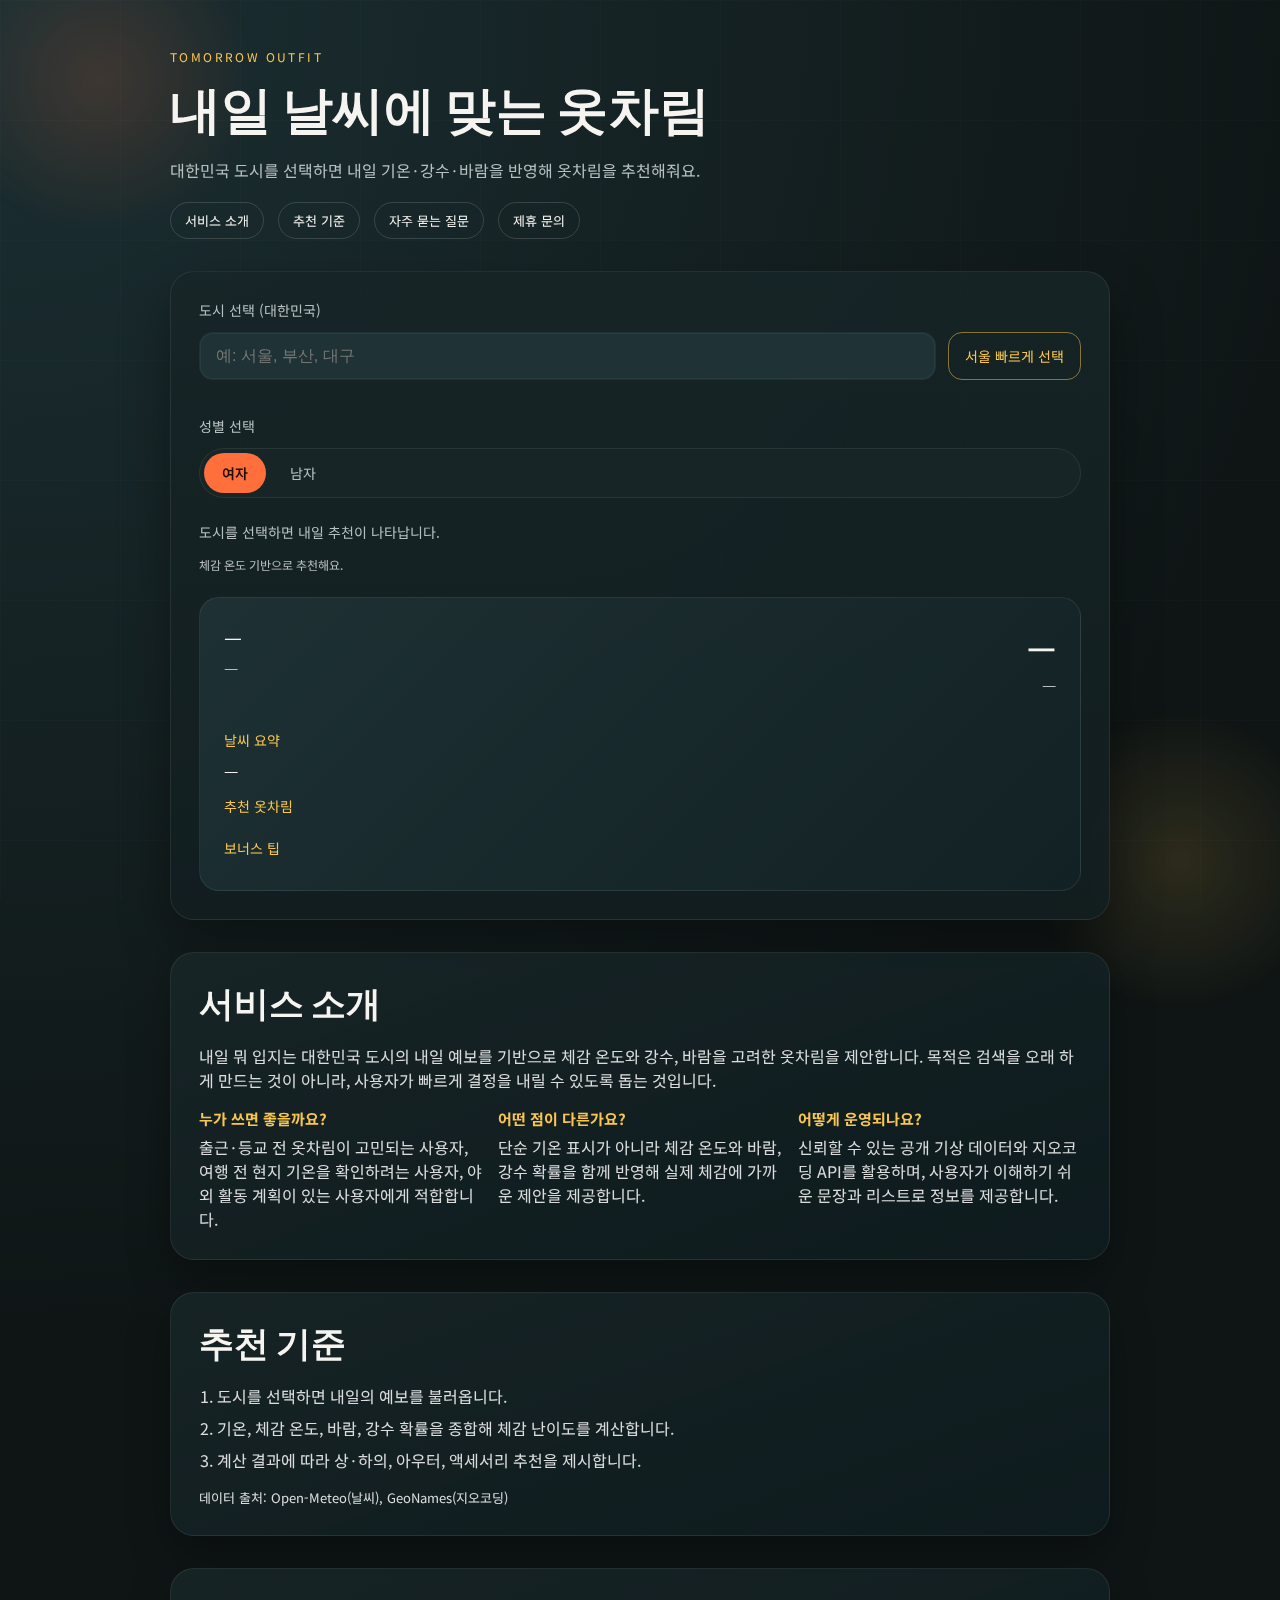
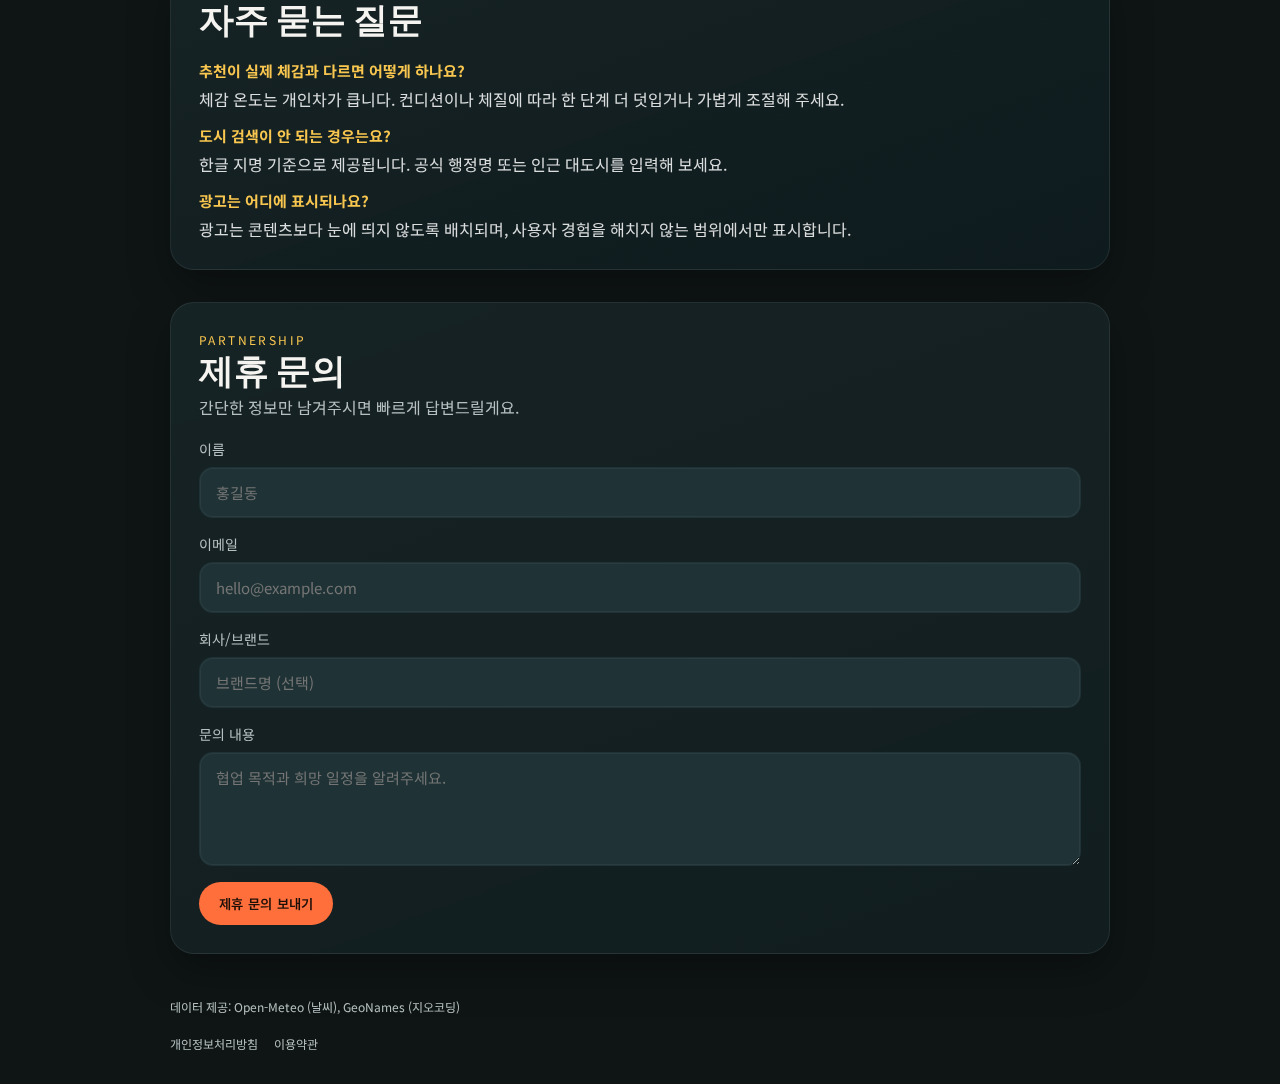
<file: index.html>
<!doctype html>
<html lang="ko">
<head>
  <meta charset="UTF-8" />
  <meta name="viewport" content="width=device-width, initial-scale=1.0" />
  <title>내일 뭐 입지? | 대한민국 도시별 옷차림 추천</title>
  <link rel="stylesheet" href="/style.css" />
  <meta name="google-adsense-account" content="ca-pub-6511458544178824" />
  <script async src="https://pagead2.googlesyndication.com/pagead/js/adsbygoogle.js?client=ca-pub-6511458544178824" crossorigin="anonymous"></script>
</head>
<body>
  <div class="bg-orb orb-1" aria-hidden="true"></div>
  <div class="bg-orb orb-2" aria-hidden="true"></div>
  <div class="bg-grid" aria-hidden="true"></div>

  <main class="page">
    <header class="hero">
      <p class="eyebrow">Tomorrow Outfit</p>
      <h1>내일 날씨에 맞는 옷차림</h1>
      <p class="subtitle">대한민국 도시를 선택하면 내일 기온·강수·바람을 반영해 옷차림을 추천해줘요.</p>
      <nav class="nav" aria-label="사이트 주요 섹션">
        <a href="#service">서비스 소개</a>
        <a href="#method">추천 기준</a>
        <a href="#faq">자주 묻는 질문</a>
        <a href="#contact">제휴 문의</a>
      </nav>
    </header>

    <section class="panel">
      <div class="field-group">
        <label for="city-input">도시 선택 (대한민국)</label>
        <div class="search-row">
          <input id="city-input" type="search" placeholder="예: 서울, 부산, 대구" autocomplete="off" aria-controls="city-results" aria-autocomplete="list" aria-expanded="false" />
          <button id="use-seoul" class="ghost" type="button">서울 빠르게 선택</button>
        </div>
        <div id="city-results" class="results" role="listbox" aria-label="도시 검색 결과"></div>
      </div>

      <div class="field-group">
        <span class="label">성별 선택</span>
        <div class="toggle" role="tablist" aria-label="성별 선택">
          <button class="toggle-btn active" data-gender="female" role="tab" aria-selected="true">여자</button>
          <button class="toggle-btn" data-gender="male" role="tab" aria-selected="false">남자</button>
        </div>
      </div>

      <div class="status" id="status">도시를 선택하면 내일 추천이 나타납니다.</div>
      <div class="meta" id="feels-meta">체감 온도 기반으로 추천해요.</div>

      <section class="result" id="result" aria-live="polite">
        <div class="result-head">
          <div>
            <p class="result-city" id="result-city">—</p>
            <p class="result-date" id="result-date">—</p>
          </div>
          <div class="temp-box">
            <p class="temp-main" id="result-temp">—</p>
            <p class="temp-range" id="result-range">—</p>
          </div>
        </div>

        <div class="result-body">
          <div>
            <p class="section-title">날씨 요약</p>
            <p id="result-summary" class="summary">—</p>
          </div>
          <div>
            <p class="section-title">추천 옷차림</p>
            <ul id="result-outfit" class="outfit-list"></ul>
          </div>
          <div>
            <p class="section-title">보너스 팁</p>
            <ul id="result-tips" class="tip-list"></ul>
          </div>
        </div>
      </section>
    </section>

    <section class="info" id="service">
      <h2>서비스 소개</h2>
      <p>내일 뭐 입지는 대한민국 도시의 내일 예보를 기반으로 체감 온도와 강수, 바람을 고려한 옷차림을 제안합니다. 목적은 검색을 오래 하게 만드는 것이 아니라, 사용자가 빠르게 결정을 내릴 수 있도록 돕는 것입니다.</p>
      <div class="info-grid">
        <div>
          <h3>누가 쓰면 좋을까요?</h3>
          <p>출근·등교 전 옷차림이 고민되는 사용자, 여행 전 현지 기온을 확인하려는 사용자, 야외 활동 계획이 있는 사용자에게 적합합니다.</p>
        </div>
        <div>
          <h3>어떤 점이 다른가요?</h3>
          <p>단순 기온 표시가 아니라 체감 온도와 바람, 강수 확률을 함께 반영해 실제 체감에 가까운 제안을 제공합니다.</p>
        </div>
        <div>
          <h3>어떻게 운영되나요?</h3>
          <p>신뢰할 수 있는 공개 기상 데이터와 지오코딩 API를 활용하며, 사용자가 이해하기 쉬운 문장과 리스트로 정보를 제공합니다.</p>
        </div>
      </div>
    </section>

    <section class="info" id="method">
      <h2>추천 기준</h2>
      <ol class="steps">
        <li>도시를 선택하면 내일의 예보를 불러옵니다.</li>
        <li>기온, 체감 온도, 바람, 강수 확률을 종합해 체감 난이도를 계산합니다.</li>
        <li>계산 결과에 따라 상·하의, 아우터, 액세서리 추천을 제시합니다.</li>
      </ol>
      <p class="note">데이터 출처: Open-Meteo(날씨), GeoNames(지오코딩)</p>
    </section>

    <section class="info" id="faq">
      <h2>자주 묻는 질문</h2>
      <div class="faq-list">
        <div>
          <h3>추천이 실제 체감과 다르면 어떻게 하나요?</h3>
          <p>체감 온도는 개인차가 큽니다. 컨디션이나 체질에 따라 한 단계 더 덧입거나 가볍게 조절해 주세요.</p>
        </div>
        <div>
          <h3>도시 검색이 안 되는 경우는요?</h3>
          <p>한글 지명 기준으로 제공됩니다. 공식 행정명 또는 인근 대도시를 입력해 보세요.</p>
        </div>
        <div>
          <h3>광고는 어디에 표시되나요?</h3>
          <p>광고는 콘텐츠보다 눈에 띄지 않도록 배치되며, 사용자 경험을 해치지 않는 범위에서만 표시합니다.</p>
        </div>
      </div>
    </section>

    <section class="contact" id="contact">
      <div class="contact-head">
        <p class="eyebrow">Partnership</p>
        <h2>제휴 문의</h2>
        <p class="subtitle">간단한 정보만 남겨주시면 빠르게 답변드릴게요.</p>
      </div>
      <form class="contact-form" action="https://formspree.io/f/xvzbwwzw" method="POST">
        <div class="form-row">
          <label for="contact-name">이름</label>
          <input id="contact-name" name="name" type="text" placeholder="홍길동" required />
        </div>
        <div class="form-row">
          <label for="contact-email">이메일</label>
          <input id="contact-email" name="email" type="email" placeholder="hello@example.com" required />
        </div>
        <div class="form-row">
          <label for="contact-company">회사/브랜드</label>
          <input id="contact-company" name="company" type="text" placeholder="브랜드명 (선택)" />
        </div>
        <div class="form-row">
          <label for="contact-message">문의 내용</label>
          <textarea id="contact-message" name="message" rows="4" placeholder="협업 목적과 희망 일정을 알려주세요." required></textarea>
        </div>
        <button class="submit" type="submit">제휴 문의 보내기</button>
      </form>
    </section>

    <footer class="footer">
      <p>데이터 제공: Open-Meteo (날씨), GeoNames (지오코딩)</p>
      <div class="footer-links">
        <a href="/privacy.html">개인정보처리방침</a>
        <a href="/terms.html">이용약관</a>
      </div>
    </footer>
  </main>

  <script src="/main.js" defer></script>
</body>
</html>
</file>
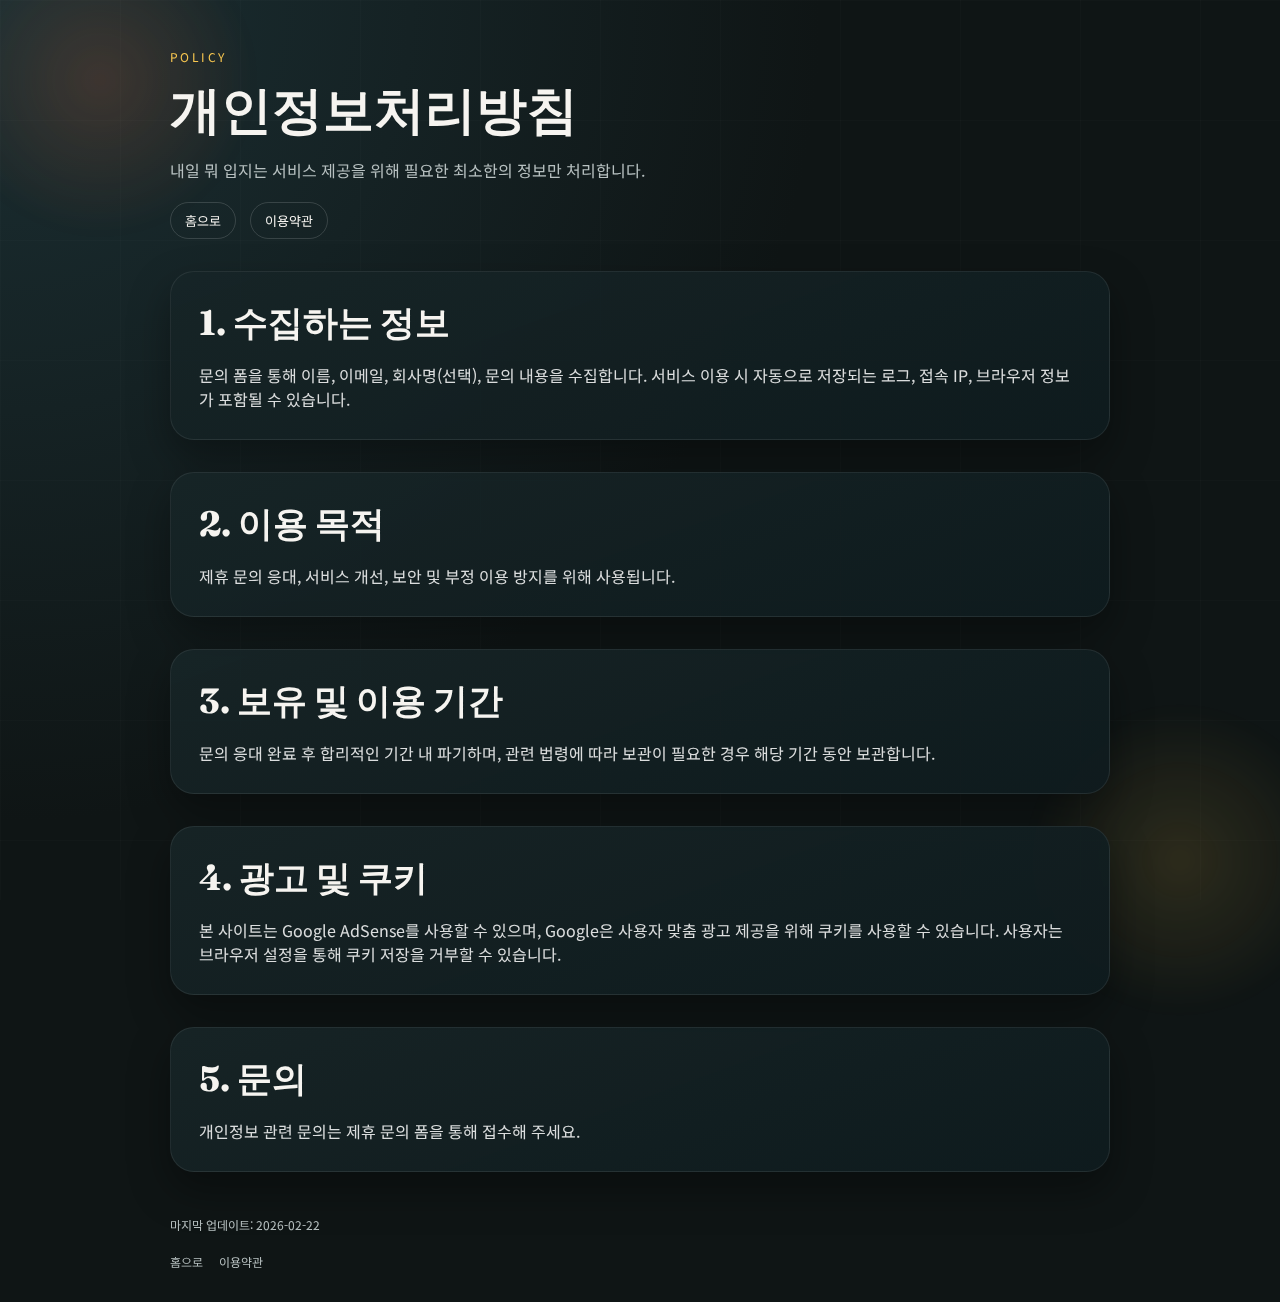
<file: privacy.html>
<!doctype html>
<html lang="ko">
<head>
  <meta charset="UTF-8" />
  <meta name="viewport" content="width=device-width, initial-scale=1.0" />
  <title>개인정보처리방침 | 내일 뭐 입지?</title>
  <link rel="stylesheet" href="/style.css" />
  <meta name="google-adsense-account" content="ca-pub-6511458544178824" />
  <script async src="https://pagead2.googlesyndication.com/pagead/js/adsbygoogle.js?client=ca-pub-6511458544178824" crossorigin="anonymous"></script>
</head>
<body>
  <div class="bg-orb orb-1" aria-hidden="true"></div>
  <div class="bg-orb orb-2" aria-hidden="true"></div>
  <div class="bg-grid" aria-hidden="true"></div>

  <main class="page">
    <header class="hero">
      <p class="eyebrow">Policy</p>
      <h1>개인정보처리방침</h1>
      <p class="subtitle">내일 뭐 입지는 서비스 제공을 위해 필요한 최소한의 정보만 처리합니다.</p>
      <nav class="nav" aria-label="사이트 주요 섹션">
        <a href="/">홈으로</a>
        <a href="/terms.html">이용약관</a>
      </nav>
    </header>

    <section class="info">
      <h2>1. 수집하는 정보</h2>
      <p>문의 폼을 통해 이름, 이메일, 회사명(선택), 문의 내용을 수집합니다. 서비스 이용 시 자동으로 저장되는 로그, 접속 IP, 브라우저 정보가 포함될 수 있습니다.</p>
    </section>

    <section class="info">
      <h2>2. 이용 목적</h2>
      <p>제휴 문의 응대, 서비스 개선, 보안 및 부정 이용 방지를 위해 사용됩니다.</p>
    </section>

    <section class="info">
      <h2>3. 보유 및 이용 기간</h2>
      <p>문의 응대 완료 후 합리적인 기간 내 파기하며, 관련 법령에 따라 보관이 필요한 경우 해당 기간 동안 보관합니다.</p>
    </section>

    <section class="info">
      <h2>4. 광고 및 쿠키</h2>
      <p>본 사이트는 Google AdSense를 사용할 수 있으며, Google은 사용자 맞춤 광고 제공을 위해 쿠키를 사용할 수 있습니다. 사용자는 브라우저 설정을 통해 쿠키 저장을 거부할 수 있습니다.</p>
    </section>

    <section class="info">
      <h2>5. 문의</h2>
      <p>개인정보 관련 문의는 제휴 문의 폼을 통해 접수해 주세요.</p>
    </section>

    <footer class="footer">
      <p>마지막 업데이트: 2026-02-22</p>
      <div class="footer-links">
        <a href="/">홈으로</a>
        <a href="/terms.html">이용약관</a>
      </div>
    </footer>
  </main>
</body>
</html>
</file>
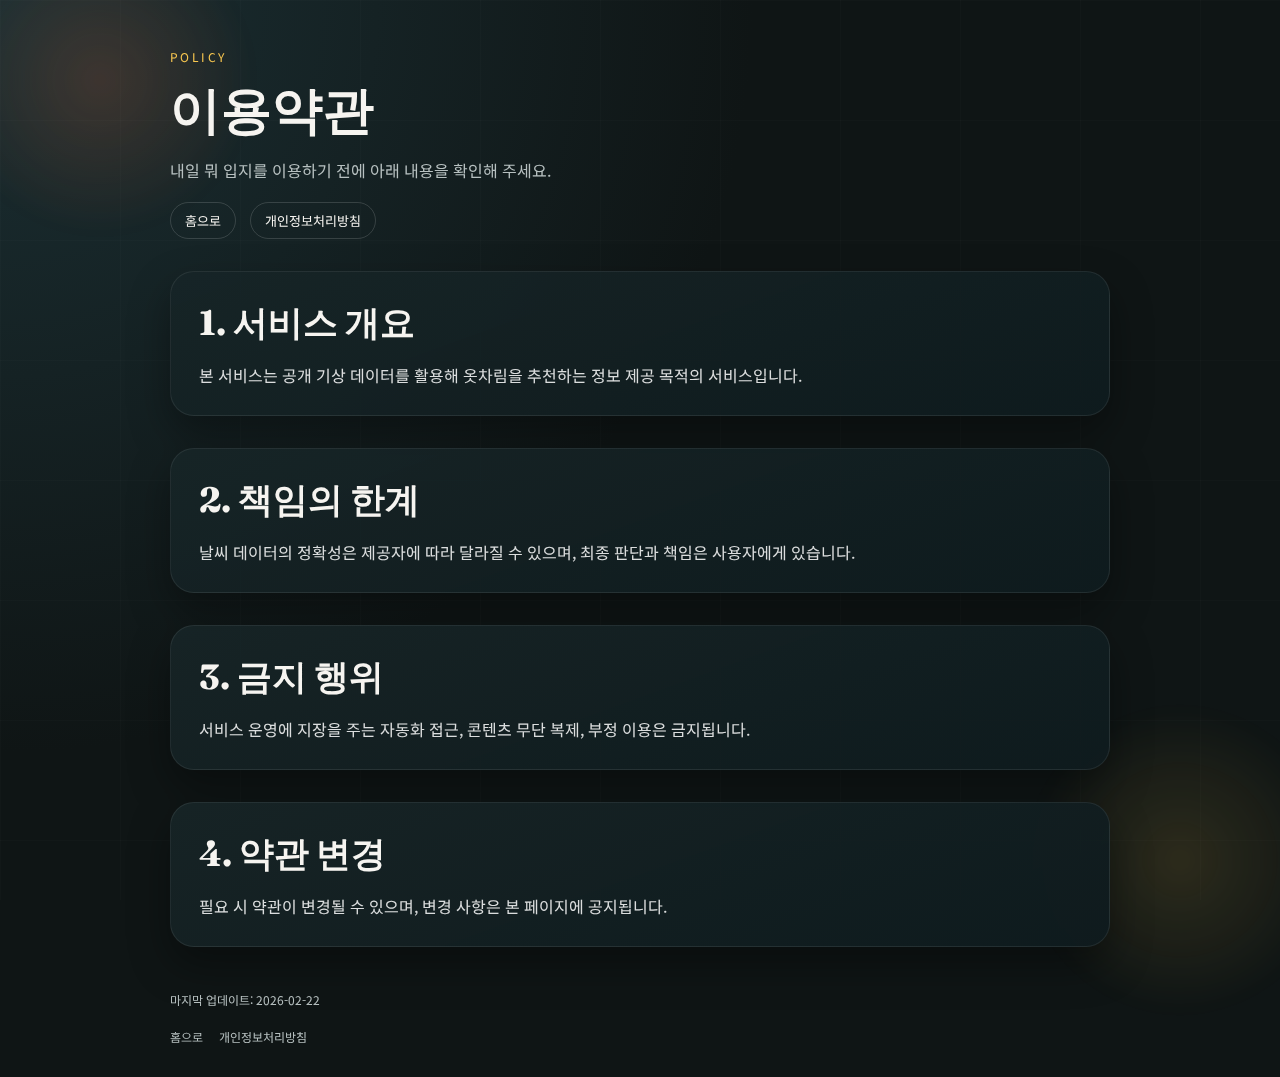
<file: terms.html>
<!doctype html>
<html lang="ko">
<head>
  <meta charset="UTF-8" />
  <meta name="viewport" content="width=device-width, initial-scale=1.0" />
  <title>이용약관 | 내일 뭐 입지?</title>
  <link rel="stylesheet" href="/style.css" />
  <meta name="google-adsense-account" content="ca-pub-6511458544178824" />
  <script async src="https://pagead2.googlesyndication.com/pagead/js/adsbygoogle.js?client=ca-pub-6511458544178824" crossorigin="anonymous"></script>
</head>
<body>
  <div class="bg-orb orb-1" aria-hidden="true"></div>
  <div class="bg-orb orb-2" aria-hidden="true"></div>
  <div class="bg-grid" aria-hidden="true"></div>

  <main class="page">
    <header class="hero">
      <p class="eyebrow">Policy</p>
      <h1>이용약관</h1>
      <p class="subtitle">내일 뭐 입지를 이용하기 전에 아래 내용을 확인해 주세요.</p>
      <nav class="nav" aria-label="사이트 주요 섹션">
        <a href="/">홈으로</a>
        <a href="/privacy.html">개인정보처리방침</a>
      </nav>
    </header>

    <section class="info">
      <h2>1. 서비스 개요</h2>
      <p>본 서비스는 공개 기상 데이터를 활용해 옷차림을 추천하는 정보 제공 목적의 서비스입니다.</p>
    </section>

    <section class="info">
      <h2>2. 책임의 한계</h2>
      <p>날씨 데이터의 정확성은 제공자에 따라 달라질 수 있으며, 최종 판단과 책임은 사용자에게 있습니다.</p>
    </section>

    <section class="info">
      <h2>3. 금지 행위</h2>
      <p>서비스 운영에 지장을 주는 자동화 접근, 콘텐츠 무단 복제, 부정 이용은 금지됩니다.</p>
    </section>

    <section class="info">
      <h2>4. 약관 변경</h2>
      <p>필요 시 약관이 변경될 수 있으며, 변경 사항은 본 페이지에 공지됩니다.</p>
    </section>

    <footer class="footer">
      <p>마지막 업데이트: 2026-02-22</p>
      <div class="footer-links">
        <a href="/">홈으로</a>
        <a href="/privacy.html">개인정보처리방침</a>
      </div>
    </footer>
  </main>
</body>
</html>
</file>
<file: style.css>
@import url('https://fonts.googleapis.com/css2?family=Fraunces:wght@600;700&family=Noto+Sans+KR:wght@300;400;600;700&display=swap');

:root {
  --bg: #0f1515;
  --bg-2: #101f22;
  --accent: #ff6f3c;
  --accent-2: #f9c74f;
  --text: #f6f4f0;
  --muted: #b7c0c0;
  --card: #172527;
  --card-2: #1f3235;
  --shadow: rgba(0, 0, 0, 0.35);
}

* {
  box-sizing: border-box;
}

body {
  margin: 0;
  font-family: 'Noto Sans KR', system-ui, sans-serif;
  color: var(--text);
  background: radial-gradient(circle at top left, #1b2f33 0%, var(--bg) 45%),
    radial-gradient(circle at 70% 10%, #223a40 0%, transparent 45%),
    linear-gradient(160deg, #0b1213 0%, #0f1b1e 100%);
  min-height: 100vh;
}

.page {
  position: relative;
  padding: 48px 20px 32px;
  max-width: 980px;
  margin: 0 auto;
  display: grid;
  gap: 32px;
  z-index: 1;
}

.hero {
  display: grid;
  gap: 12px;
}

.eyebrow {
  text-transform: uppercase;
  letter-spacing: 0.2em;
  font-size: 12px;
  color: var(--accent-2);
  margin: 0;
}

.hero h1 {
  font-family: 'Fraunces', serif;
  font-size: clamp(2.4rem, 4vw, 3.4rem);
  margin: 0;
}

.subtitle {
  color: var(--muted);
  max-width: 560px;
  margin: 0;
}

.panel {
  background: linear-gradient(180deg, rgba(23, 37, 39, 0.9) 0%, rgba(18, 30, 32, 0.9) 100%);
  border-radius: 24px;
  padding: 28px;
  box-shadow: 0 24px 50px var(--shadow);
  display: grid;
  gap: 24px;
  border: 1px solid rgba(255, 255, 255, 0.08);
}

.nav {
  display: flex;
  gap: 14px;
  flex-wrap: wrap;
  margin-top: 8px;
}

.nav a {
  color: var(--text);
  text-decoration: none;
  padding: 8px 14px;
  border-radius: 999px;
  border: 1px solid rgba(255, 255, 255, 0.15);
  font-size: 13px;
}

.nav a:hover {
  border-color: rgba(255, 255, 255, 0.35);
  background: rgba(255, 255, 255, 0.06);
}

.field-group {
  display: grid;
  gap: 12px;
}

label,
.label {
  font-size: 14px;
  color: var(--muted);
}

.search-row {
  display: flex;
  gap: 12px;
  flex-wrap: wrap;
}

input[type='search'] {
  flex: 1;
  min-width: 220px;
  padding: 14px 16px;
  border-radius: 14px;
  border: 1px solid transparent;
  background: var(--card-2);
  color: var(--text);
  font-size: 16px;
  box-shadow: inset 0 0 0 1px rgba(255, 255, 255, 0.05);
}

input[type='search']:focus {
  outline: none;
  border-color: rgba(255, 255, 255, 0.2);
  box-shadow: 0 0 0 3px rgba(255, 111, 60, 0.25);
}

button {
  cursor: pointer;
  border: none;
  font-family: inherit;
}

.ghost {
  background: transparent;
  color: var(--accent-2);
  border: 1px solid rgba(249, 199, 79, 0.5);
  padding: 12px 16px;
  border-radius: 14px;
  font-size: 14px;
}

.ghost:hover {
  background: rgba(249, 199, 79, 0.1);
}

.results {
  display: grid;
  gap: 8px;
  max-height: 260px;
  overflow-y: auto;
}

.result-item {
  padding: 12px 14px;
  background: var(--card);
  border-radius: 12px;
  border: 1px solid rgba(255, 255, 255, 0.06);
  display: grid;
  gap: 4px;
}

.result-item strong {
  font-weight: 600;
}

.result-item small {
  color: var(--muted);
}

.result-item:hover {
  border-color: rgba(255, 255, 255, 0.2);
}

.toggle {
  display: inline-flex;
  background: var(--card);
  border-radius: 999px;
  padding: 4px;
  gap: 6px;
  border: 1px solid rgba(255, 255, 255, 0.08);
}

.toggle-btn {
  padding: 10px 18px;
  border-radius: 999px;
  background: transparent;
  color: var(--muted);
  font-size: 14px;
}

.toggle-btn.active {
  background: var(--accent);
  color: #1c0f08;
  font-weight: 600;
}

.status {
  color: var(--muted);
  font-size: 14px;
}

.meta {
  color: rgba(255, 255, 255, 0.7);
  font-size: 12px;
  margin-top: -10px;
}

.result {
  background: linear-gradient(135deg, rgba(31, 50, 53, 0.95), rgba(19, 34, 37, 0.95));
  border-radius: 20px;
  padding: 24px;
  display: grid;
  gap: 20px;
  border: 1px solid rgba(255, 255, 255, 0.08);
}

.info {
  background: linear-gradient(160deg, rgba(23, 37, 39, 0.92), rgba(15, 27, 30, 0.95));
  border-radius: 24px;
  padding: 28px;
  display: grid;
  gap: 16px;
  border: 1px solid rgba(255, 255, 255, 0.08);
  box-shadow: 0 18px 40px var(--shadow);
}

.info h2 {
  margin: 0;
  font-family: 'Fraunces', serif;
  font-size: clamp(1.6rem, 3vw, 2.2rem);
}

.info h3 {
  margin: 0 0 6px;
  font-size: 15px;
  color: var(--accent-2);
}

.info p {
  margin: 0;
  color: rgba(255, 255, 255, 0.85);
}

.info-grid {
  display: grid;
  gap: 16px;
  grid-template-columns: repeat(auto-fit, minmax(220px, 1fr));
}

.steps {
  margin: 0;
  padding-left: 18px;
  color: rgba(255, 255, 255, 0.85);
  display: grid;
  gap: 8px;
}

.note {
  font-size: 13px;
  color: var(--muted);
}

.faq-list {
  display: grid;
  gap: 14px;
}

.result-head {
  display: flex;
  justify-content: space-between;
  gap: 20px;
  flex-wrap: wrap;
}

.result-city {
  font-size: 20px;
  margin: 0;
}

.result-date {
  color: var(--muted);
  margin: 4px 0 0;
}

.temp-box {
  text-align: right;
}

.temp-main {
  font-size: 32px;
  margin: 0;
  font-weight: 600;
}

.temp-range {
  color: var(--muted);
  margin: 4px 0 0;
}

.section-title {
  font-size: 14px;
  color: var(--accent-2);
  margin-bottom: 8px;
}

.summary {
  margin: 0;
  color: var(--text);
}

.outfit-list,
.tip-list {
  list-style: none;
  padding: 0;
  margin: 0;
  display: grid;
  gap: 8px;
}

.outfit-list li,
.tip-list li {
  background: rgba(255, 255, 255, 0.04);
  border-radius: 10px;
  padding: 10px 12px;
  color: var(--text);
}

.footer {
  color: var(--muted);
  font-size: 12px;
  display: grid;
  gap: 8px;
}

.footer-links {
  display: flex;
  gap: 16px;
  flex-wrap: wrap;
}

.footer-links a {
  color: var(--muted);
  text-decoration: none;
}

.footer-links a:hover {
  color: var(--text);
}

.contact {
  background: linear-gradient(160deg, rgba(23, 37, 39, 0.9), rgba(18, 30, 32, 0.95));
  border-radius: 24px;
  padding: 28px;
  display: grid;
  gap: 20px;
  border: 1px solid rgba(255, 255, 255, 0.08);
  box-shadow: 0 18px 40px var(--shadow);
}

.contact h2 {
  margin: 0;
  font-family: 'Fraunces', serif;
  font-size: clamp(1.6rem, 3vw, 2.2rem);
}

.contact-form {
  display: grid;
  gap: 16px;
}

.form-row {
  display: grid;
  gap: 8px;
}

.form-row input,
.form-row textarea {
  padding: 14px 16px;
  border-radius: 14px;
  border: 1px solid transparent;
  background: var(--card-2);
  color: var(--text);
  font-size: 15px;
  box-shadow: inset 0 0 0 1px rgba(255, 255, 255, 0.05);
  font-family: inherit;
}

.form-row input:focus,
.form-row textarea:focus {
  outline: none;
  border-color: rgba(255, 255, 255, 0.2);
  box-shadow: 0 0 0 3px rgba(255, 111, 60, 0.25);
}

.submit {
  justify-self: start;
  padding: 12px 20px;
  border-radius: 999px;
  background: var(--accent);
  color: #1c0f08;
  font-weight: 600;
  letter-spacing: 0.02em;
}

.submit:hover {
  filter: brightness(1.05);
}

.bg-orb {
  position: fixed;
  width: 320px;
  height: 320px;
  border-radius: 50%;
  background: radial-gradient(circle, rgba(255, 111, 60, 0.25), transparent 70%);
  filter: blur(8px);
  z-index: 0;
  opacity: 0.65;
}

.orb-1 {
  top: -80px;
  left: -60px;
}

.orb-2 {
  bottom: -120px;
  right: -60px;
  background: radial-gradient(circle, rgba(249, 199, 79, 0.2), transparent 70%);
}

.bg-grid {
  position: fixed;
  inset: 0;
  background-image: linear-gradient(rgba(255, 255, 255, 0.03) 1px, transparent 1px),
    linear-gradient(90deg, rgba(255, 255, 255, 0.03) 1px, transparent 1px);
  background-size: 120px 120px;
  z-index: 0;
  opacity: 0.5;
}

@media (max-width: 720px) {
  .panel {
    padding: 20px;
  }

  .result-head {
    flex-direction: column;
  }

  .temp-box {
    text-align: left;
  }

  .ghost {
    width: 100%;
  }

  .nav a {
    width: 100%;
    text-align: center;
  }

  .contact {
    padding: 20px;
  }

  .submit {
    width: 100%;
    justify-self: stretch;
  }
}
</file>
